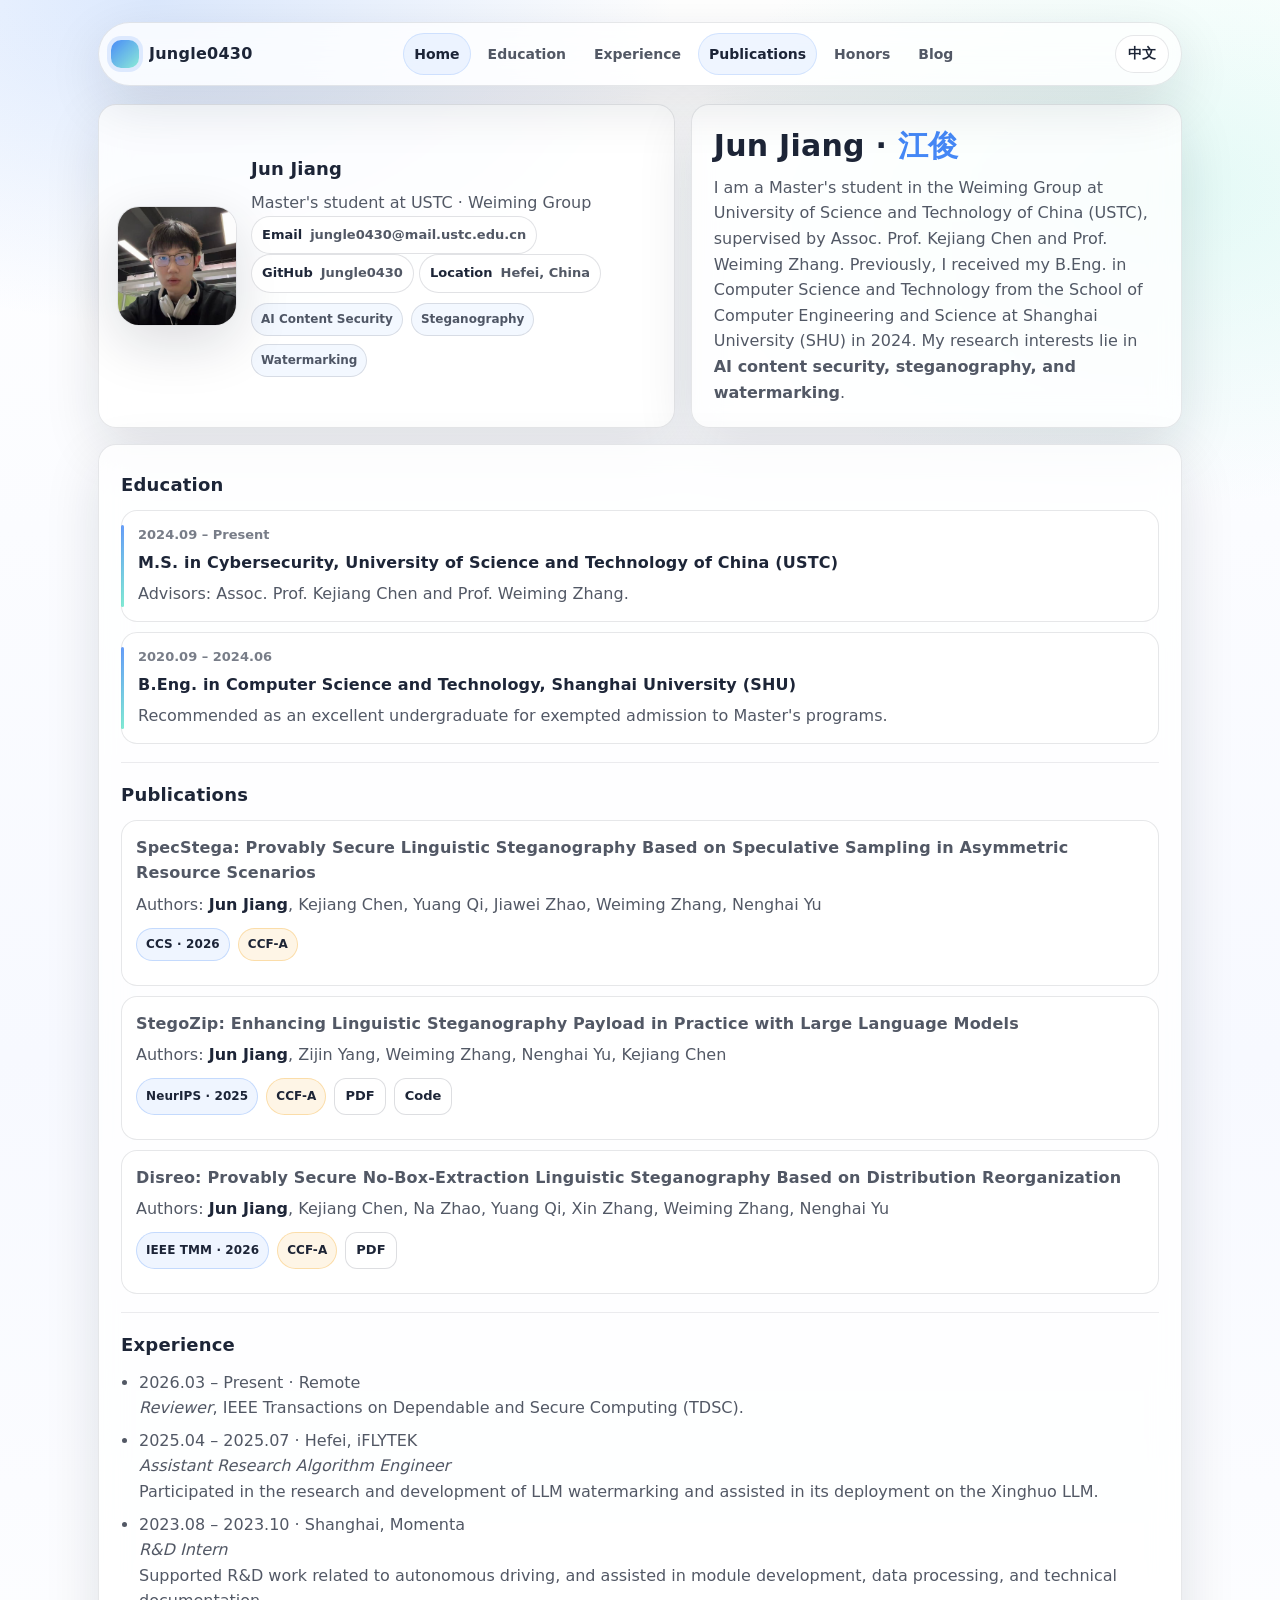
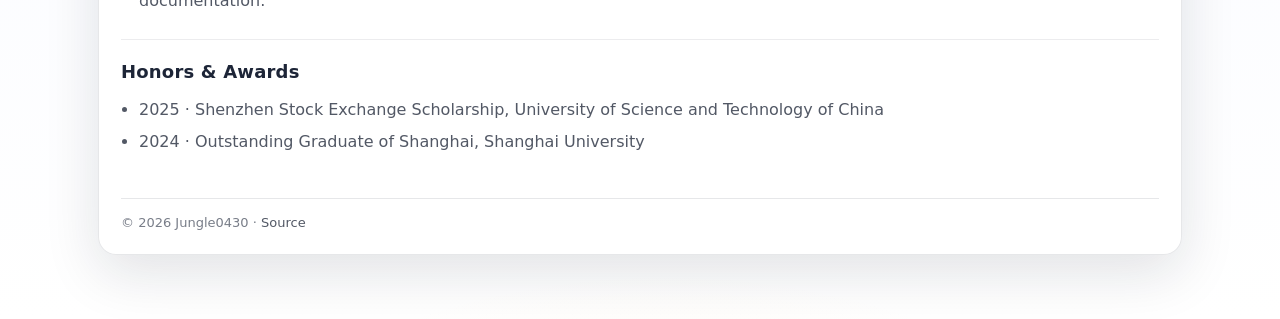
<file: index.html>
<!doctype html>
<html lang="en" data-redirect-when-preferred="zh.html">
  <head>
    <meta charset="utf-8" />
    <meta name="viewport" content="width=device-width, initial-scale=1" />
    <title>Jungle0430 · Homepage</title>
    <meta name="description" content="Personal homepage of Jungle0430 — bio, education, experience, publications, honors & awards." />

    <link rel="icon" href="assets/img/favicon.svg" type="image/svg+xml" />
    <link rel="stylesheet" href="assets/css/main.css" />
    <script defer src="assets/js/main.js"></script>
  </head>
  <body>
    <a class="skip-link" href="#main">Skip to content</a>

    <div class="wrap">
      <header class="header" role="banner">
        <div class="bar">
          <div class="brand" aria-label="Site brand">
            <span class="brand-mark" aria-hidden="true"></span>
            <span class="brand-title">Jungle0430</span>
          </div>

          <nav class="nav" data-hash-nav aria-label="Primary navigation">
            <a href="index.html" aria-current="page">Home</a>
            <a href="#education" data-hash-link>Education</a>
            <a href="#experience" data-hash-link>Experience</a>
            <a href="#publications" data-hash-link>Publications</a>
            <a href="#honors" data-hash-link>Honors</a>
            <a href="blog/index.html">Blog</a>
          </nav>

          <div class="actions">
            <button
              class="btn"
              type="button"
              data-lang-switch
              data-target-href="zh.html"
              data-preferred-lang="zh-CN"
              aria-label="Switch language to Chinese"
            >
              中文
            </button>
          </div>
        </div>
      </header>

      <div class="grid" role="presentation">
        <aside class="panel profile" aria-label="Profile card">
          <div class="avatar">
            <img src="assets/img/Jungle.jpg" alt="Profile photo of Jun Jiang (Jungle0430)" />
          </div>
          <div>
            <h2>Jun Jiang</h2>
            <p>Master's student at USTC · Weiming Group</p>
            <div class="meta-row" aria-label="Quick facts">
              <span class="pill"><strong>Email</strong> <a href="mailto:jungle0430@mail.ustc.edu.cn">jungle0430@mail.ustc.edu.cn</a></span>
              <span class="pill"
                ><strong>GitHub</strong>
                <a href="https://github.com/Jungle0430" target="_blank" rel="noreferrer">Jungle0430</a></span
              >
              <span class="pill"><strong>Location</strong> Hefei, China</span>
            </div>
            <div class="tags" aria-label="Research interests">
              <span class="tag">AI Content Security</span>
              <span class="tag">Steganography</span>
              <span class="tag">Watermarking</span>
            </div>
          </div>
        </aside>

        <section class="panel hero" aria-label="Hero">
          <h1>
            Jun Jiang · <span style="color: rgba(59,130,246,0.95)">江俊</span>
          </h1>
          <p>
            I am a Master's student in the Weiming Group at
            <a href="https://www.ustc.edu.cn/">University of Science and Technology of China (USTC)</a>,
            supervised by <a href="https://home.ustc.edu.cn/~chenkj/">Assoc. Prof. Kejiang Chen</a> and
            <a href="http://staff.ustc.edu.cn/~zhangwm/">Prof. Weiming Zhang</a>.
            Previously, I received my B.Eng. in Computer Science and Technology from the School of Computer Engineering and Science at
            <a href="https://www.shu.edu.cn/">Shanghai University (SHU)</a> in 2024.
            My research interests lie in <strong>AI content security, steganography, and watermarking</strong>.
          </p>
        </section>
      </div>

      <main id="main" class="panel main" role="main">
        <section id="education" class="section" aria-label="Education">
          <h2>Education</h2>
          <div class="timeline">
            <div class="t-item">
              <div class="kicker">2024.09 – Present</div>
              <div class="headline">M.S. in Cybersecurity, University of Science and Technology of China (USTC)</div>
              <div class="detail">Advisors: Assoc. Prof. Kejiang Chen and Prof. Weiming Zhang.</div>
            </div>
            <div class="t-item">
              <div class="kicker">2020.09 – 2024.06</div>
              <div class="headline">B.Eng. in Computer Science and Technology, Shanghai University (SHU)</div>
              <div class="detail">Recommended as an excellent undergraduate for exempted admission to Master's programs.</div>
            </div>
          </div>
        </section>

        <section id="publications" class="section" aria-label="Publications">
          <h2>Publications</h2>
          <div class="cards">
            <div class="card">
              <p class="title">SpecStega: Provably Secure Linguistic Steganography Based on Speculative Sampling in Asymmetric Resource Scenarios</p>
              <p class="sub">
                <span class="authors">Authors: <strong>Jun Jiang</strong>, Kejiang Chen, Yuang Qi, Jiawei Zhao, Weiming Zhang, Nenghai Yu</span>
                <div class="badges" aria-label="Venue badges">
                  <span class="badge venue">CCS · 2026</span>
                  <span class="badge ccf">CCF-A</span>
                <!-- </div>
                <div class="link-row" aria-label="Paper links"> -->
                  <!-- <a class="linkbox" href="https://neurips.cc/virtual/2025/loc/san-diego/poster/118735" target="_blank" rel="noreferrer">PDF</a>
                  <a class="linkbox" href="https://github.com/Jungle0430/StegoZip" target="_blank" rel="noreferrer">Code</a> -->
                </div>
              </p>
            </div>
            <div class="card">
              <p class="title">StegoZip: Enhancing Linguistic Steganography Payload in Practice with Large Language Models</p>
              <p class="sub">
                <span class="authors">Authors: <strong>Jun Jiang</strong>, Zijin Yang, Weiming Zhang, Nenghai Yu, Kejiang Chen</span>
                <div class="badges" aria-label="Venue badges">
                  <span class="badge venue">NeurIPS · 2025</span>
                  <span class="badge ccf">CCF-A</span>
                <!-- </div>
                <div class="link-row" aria-label="Paper links"> -->
                  <a class="linkbox" href="https://neurips.cc/virtual/2025/loc/san-diego/poster/118735" target="_blank" rel="noreferrer">PDF</a>
                  <a class="linkbox" href="https://github.com/Jungle0430/StegoZip" target="_blank" rel="noreferrer">Code</a>
                </div>
              </p>
            </div>
            <div class="card">
              <p class="title">Disreo: Provably Secure No-Box-Extraction Linguistic Steganography Based on Distribution Reorganization</p>
              <p class="sub">
                <span class="authors">Authors: <strong>Jun Jiang</strong>, Kejiang Chen, Na Zhao, Yuang Qi, Xin Zhang, Weiming Zhang, Nenghai Yu</span>
                <div class="badges" aria-label="Venue badges">
                  <span class="badge venue">IEEE TMM · 2026</span>
                  <span class="badge ccf">CCF-A</span>
                <!-- </div>
                <div class="link-row" aria-label="Paper links"> -->
                  <a class="linkbox" href="https://ieeexplore.ieee.org/document/11329500" target="_blank" rel="noreferrer">PDF</a>
                </div>
              </p>
            </div>
          </div>
        </section>

        <section id="experience" class="section" aria-label="Experience">
          <h2>Experience</h2>
          <ul class="list">
            <li>
              2026.03 – Present · Remote<br />
              <em>Reviewer</em>, IEEE Transactions on Dependable and Secure Computing (TDSC).
              <!-- <div class="badges" aria-label="Service badges">
                <span class="badge venue">IEEE TDSC</span>
                <span class="badge ccf">CCF-A</span>
                <span class="badge kind">Service</span>
              </div> -->
            </li>
            <li>
              2025.04 – 2025.07 · Hefei,
              <a href="https://www.iflytek.com/" target="_blank" rel="noreferrer">iFLYTEK</a>
              <br /><em>Assistant Research Algorithm Engineer</em>
              <br />Participated in the research and development of LLM watermarking and assisted in its deployment on the Xinghuo LLM.
            </li>
            <li>
              2023.08 – 2023.10 · Shanghai,
              <a href="https://www.momenta.cn/ch/" target="_blank" rel="noreferrer">Momenta</a>
              <br /><em>R&amp;D Intern</em>
              <br />Supported R&amp;D work related to autonomous driving, and assisted in module development, data processing, and technical documentation.
            </li>
          </ul>
        </section>

        <section id="honors" class="section" aria-label="Honors and awards">
          <h2>Honors &amp; Awards</h2>
          <ul class="list">
            <li>2025 · Shenzhen Stock Exchange Scholarship, University of Science and Technology of China</li>
            <li>2024 · Outstanding Graduate of Shanghai, Shanghai University</li>
          </ul>
        </section>

        <div class="footer" role="contentinfo">
          <div>
            © <span data-year></span> Jungle0430 ·
            <a href="https://github.com/Jungle0430/Jungle0430.github.io" target="_blank" rel="noreferrer">Source</a>
          </div>
        </div>
      </main>
    </div>
  </body>
</html>
</file>
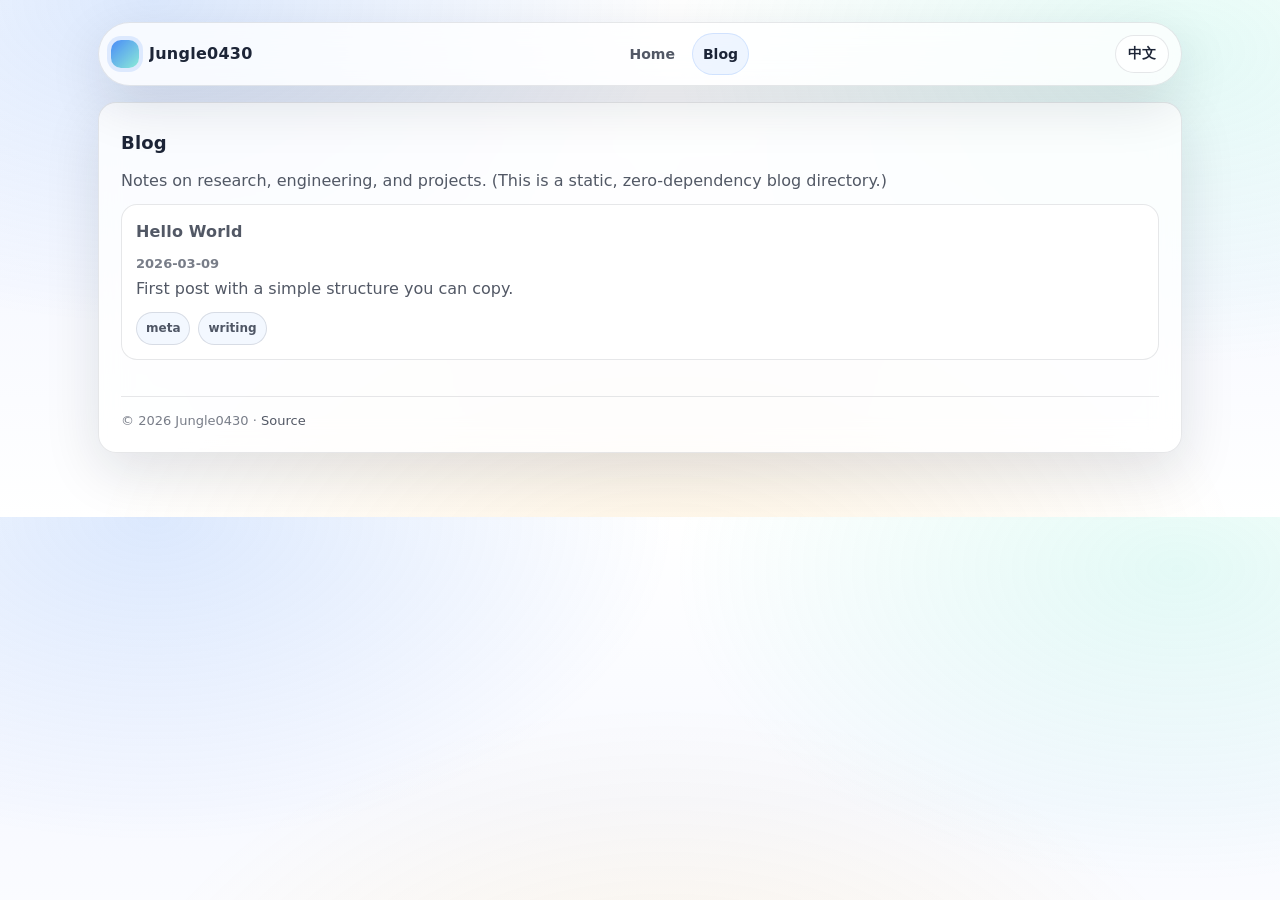
<file: blog/index.html>
<!doctype html>
<html lang="en" data-redirect-when-preferred="zh.html">
  <head>
    <meta charset="utf-8" />
    <meta name="viewport" content="width=device-width, initial-scale=1" />
    <title>Jungle0430 · Blog</title>
    <meta name="description" content="Blog directory for Jungle0430." />

    <link rel="icon" href="../assets/img/favicon.svg" type="image/svg+xml" />
    <link rel="stylesheet" href="../assets/css/main.css" />
    <script defer src="../assets/js/main.js"></script>
  </head>
  <body>
    <a class="skip-link" href="#main">Skip to content</a>

    <div class="wrap">
      <header class="header" role="banner">
        <div class="bar">
          <div class="brand" aria-label="Site brand">
            <span class="brand-mark" aria-hidden="true"></span>
            <span class="brand-title">Jungle0430</span>
          </div>

          <nav class="nav" aria-label="Primary navigation">
            <a href="../index.html">Home</a>
            <a href="index.html" aria-current="page">Blog</a>
          </nav>

          <div class="actions">
            <button
              class="btn"
              type="button"
              data-lang-switch
              data-target-href="zh.html"
              data-preferred-lang="zh-CN"
              aria-label="Switch language to Chinese"
            >
              中文
            </button>
          </div>
        </div>
      </header>

      <main id="main" class="panel main" role="main">
        <section class="section" aria-label="Blog directory">
          <h2>Blog</h2>
          <p>
            Notes on research, engineering, and projects. (This is a static, zero-dependency blog directory.)
          </p>

          <div class="cards" aria-label="Posts">
            <article class="card">
              <p class="title">
                <a href="posts/hello-world.html">Hello World</a>
              </p>
              <p class="sub">
                <span class="kicker">2026-03-09</span><br />
                First post with a simple structure you can copy.
              </p>
              <div class="tags" aria-label="Tags">
                <span class="tag">meta</span>
                <span class="tag">writing</span>
              </div>
            </article>
          </div>
        </section>

        <div class="footer" role="contentinfo">
          <div>
            © <span data-year></span> Jungle0430 ·
            <a href="https://github.com/Jungle0430/Jungle0430.github.io" target="_blank" rel="noreferrer">Source</a>
          </div>
        </div>
      </main>
    </div>
  </body>
</html>
</file>
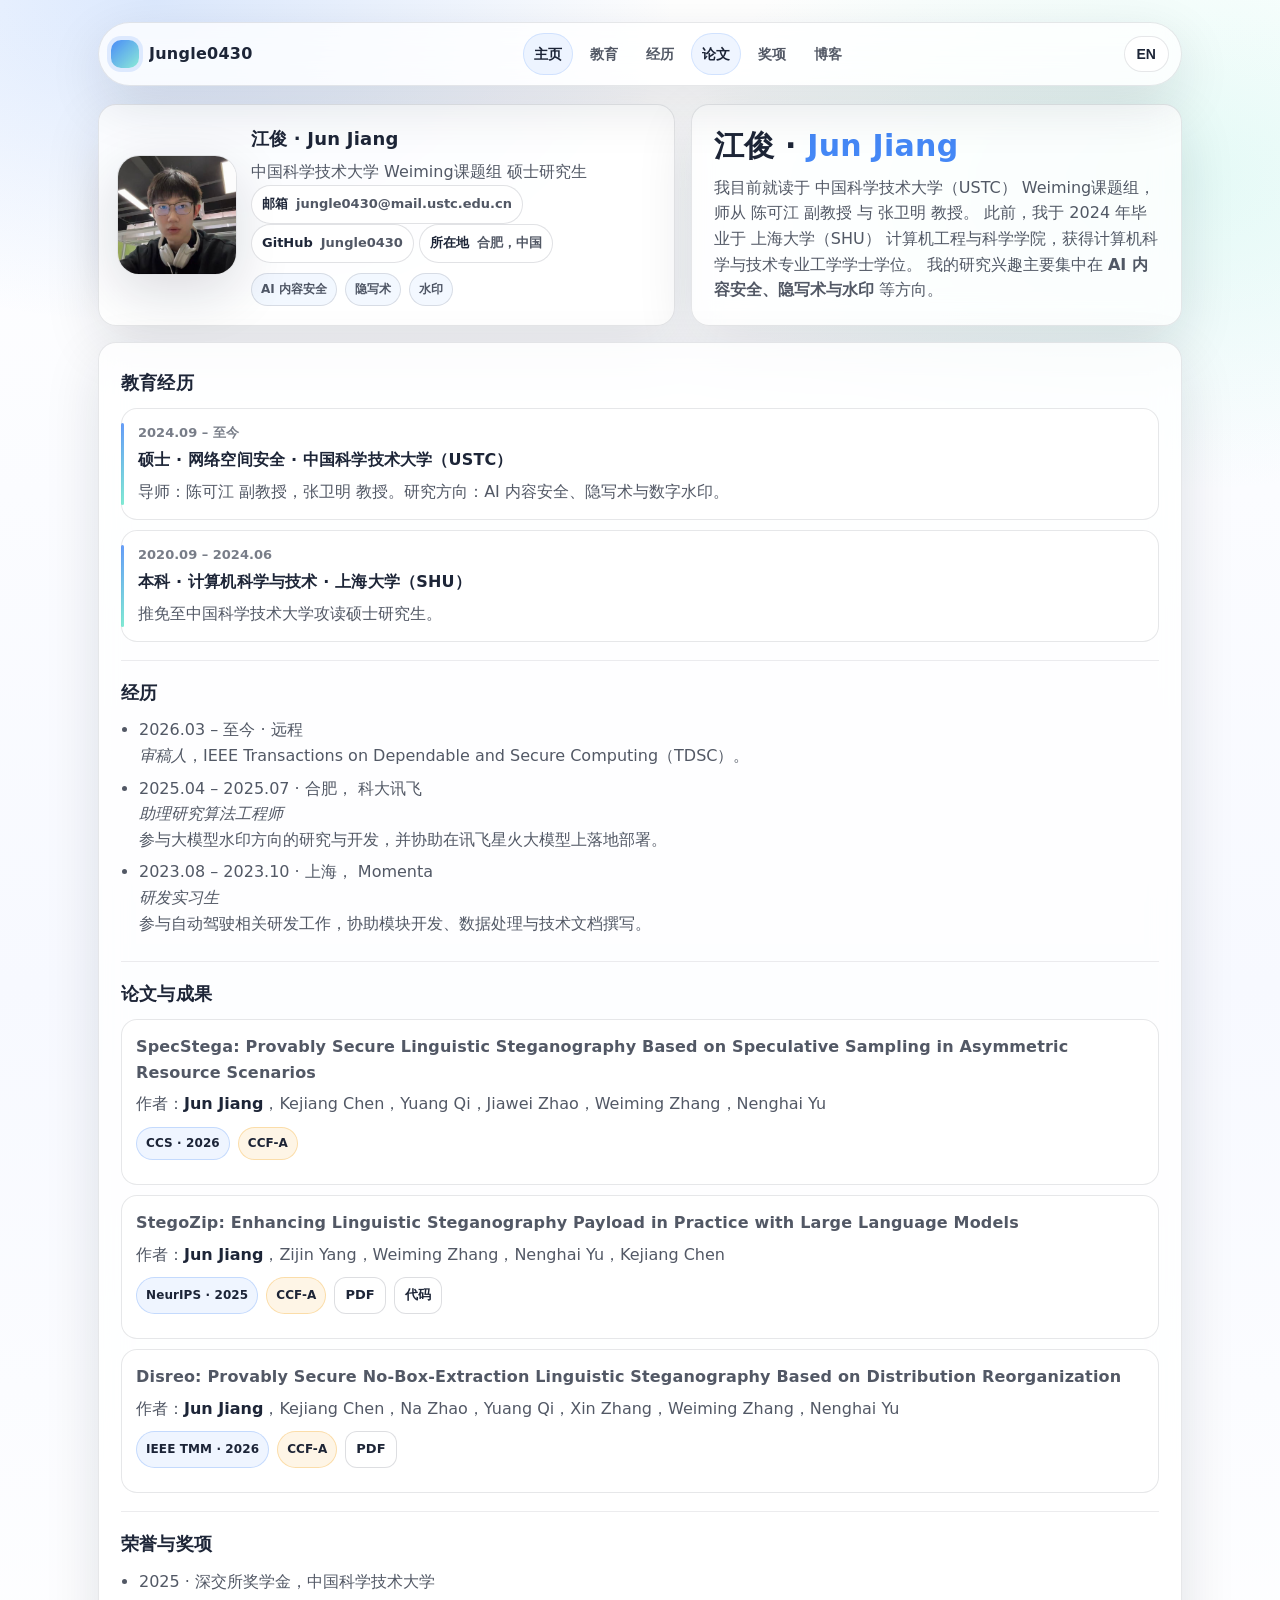
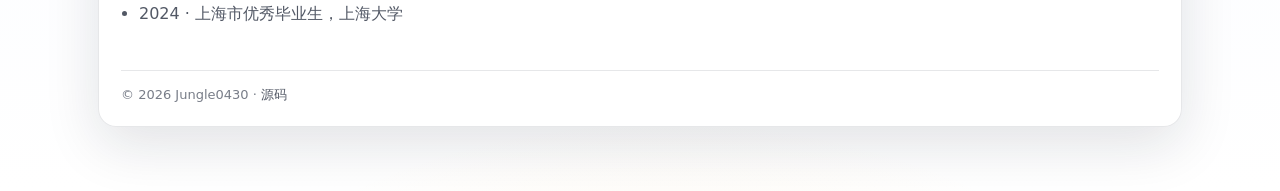
<file: zh.html>
<!doctype html>
<html lang="zh-CN" data-redirect-when-preferred="index.html">
  <head>
    <meta charset="utf-8" />
    <meta name="viewport" content="width=device-width, initial-scale=1" />
    <title>Jungle0430 · 个人主页</title>
    <meta name="description" content="Jungle0430 的个人主页：个人简介、教育经历、论文、荣誉与奖项。" />

    <link rel="icon" href="assets/img/favicon.svg" type="image/svg+xml" />
    <link rel="stylesheet" href="assets/css/main.css" />
    <script defer src="assets/js/main.js"></script>
  </head>
  <body>
    <a class="skip-link" href="#main">跳到正文</a>

    <div class="wrap">
      <header class="header" role="banner">
        <div class="bar">
          <div class="brand" aria-label="站点品牌">
            <span class="brand-mark" aria-hidden="true"></span>
            <span class="brand-title">Jungle0430</span>
          </div>

          <nav class="nav" data-hash-nav aria-label="主导航">
            <a href="zh.html" aria-current="page">主页</a>
            <a href="#education" data-hash-link>教育</a>
            <a href="#experience" data-hash-link>经历</a>
            <a href="#publications" data-hash-link>论文</a>
            <a href="#honors" data-hash-link>奖项</a>
            <a href="blog/zh.html">博客</a>
          </nav>

          <div class="actions">
            <button
              class="btn"
              type="button"
              data-lang-switch
              data-target-href="index.html"
              data-preferred-lang="en"
              aria-label="切换语言到英文"
            >
              EN
            </button>
          </div>
        </div>
      </header>

      <div class="grid" role="presentation">
        <aside class="panel profile" aria-label="个人卡片">
          <div class="avatar">
            <img src="assets/img/Jungle.jpg" alt="江俊（Jungle0430）的个人照片" />
          </div>
          <div>
            <h2>江俊 · Jun Jiang</h2>
            <p>中国科学技术大学 Weiming课题组 硕士研究生</p>
            <div class="meta-row" aria-label="快速信息">
              <span class="pill"><strong>邮箱</strong> <a href="mailto:jungle0430@mail.ustc.edu.cn">jungle0430@mail.ustc.edu.cn</a></span>
              <span class="pill"
                ><strong>GitHub</strong>
                <a href="https://github.com/Jungle0430" target="_blank" rel="noreferrer">Jungle0430</a></span
              >
              <span class="pill"><strong>所在地</strong> 合肥，中国</span>
            </div>
            <div class="tags" aria-label="研究方向">
              <span class="tag">AI 内容安全</span>
              <span class="tag">隐写术</span>
              <span class="tag">水印</span>
            </div>
          </div>
        </aside>

        <section class="panel hero" aria-label="顶部介绍">
          <h1>
            江俊 · <span style="color: rgba(59,130,246,0.95)">Jun Jiang</span>
          </h1>
          <p>
            我目前就读于
            <a href="https://www.ustc.edu.cn/">中国科学技术大学（USTC）</a>
            Weiming课题组，师从
            <a href="https://home.ustc.edu.cn/~chenkj/">陈可江 副教授</a>
            与
            <a href="http://staff.ustc.edu.cn/~zhangwm/">张卫明 教授</a>。
            此前，我于 2024 年毕业于
            <a href="https://www.shu.edu.cn/">上海大学（SHU）</a>
            计算机工程与科学学院，获得计算机科学与技术专业工学学士学位。
            我的研究兴趣主要集中在 <strong>AI 内容安全、隐写术与水印</strong> 等方向。
          </p>
        </section>
      </div>

      <main id="main" class="panel main" role="main">
        <section id="education" class="section" aria-label="教育经历">
          <h2>教育经历</h2>
          <div class="timeline">
            <div class="t-item">
              <div class="kicker">2024.09 – 至今</div>
              <div class="headline">硕士 · 网络空间安全 · 中国科学技术大学（USTC）</div>
              <div class="detail">导师：陈可江 副教授，张卫明 教授。研究方向：AI 内容安全、隐写术与数字水印。</div>
            </div>
            <div class="t-item">
              <div class="kicker">2020.09 – 2024.06</div>
              <div class="headline">本科 · 计算机科学与技术 · 上海大学（SHU）</div>
              <div class="detail">推免至中国科学技术大学攻读硕士研究生。</div>
            </div>
          </div>
        </section>

        <section id="experience" class="section" aria-label="实习与工作经历">
          <h2>经历</h2>
          <ul class="list">
            <li>
              2026.03 – 至今 · 远程<br />
              <em>审稿人</em>，IEEE Transactions on Dependable and Secure Computing（TDSC）。
              <!-- <div class="badges" aria-label="服务标签">
                <span class="badge venue">IEEE TDSC</span>
                <span class="badge ccf">CCF-A</span>
                <span class="badge kind">服务</span>
              </div> -->
            </li>
            <li>
              2025.04 – 2025.07 · 合肥，
              <a href="https://www.iflytek.com/" target="_blank" rel="noreferrer">科大讯飞</a>
              <br /><em>助理研究算法工程师</em>
              <br />参与大模型水印方向的研究与开发，并协助在讯飞星火大模型上落地部署。
            </li>
            <li>
              2023.08 – 2023.10 · 上海，
              <a href="https://www.momenta.cn/ch/" target="_blank" rel="noreferrer">Momenta</a>
              <br /><em>研发实习生</em>
              <br />参与自动驾驶相关研发工作，协助模块开发、数据处理与技术文档撰写。
            </li>
          </ul>
        </section>

        <section id="publications" class="section" aria-label="论文与成果">
          <h2>论文与成果</h2>
          <div class="cards">
                        <div class="card">
              <p class="title">SpecStega: Provably Secure Linguistic Steganography Based on Speculative Sampling in Asymmetric Resource Scenarios</p>
              <p class="sub">
                <span class="authors">作者：<strong>Jun Jiang</strong>，Kejiang Chen，Yuang Qi，Jiawei Zhao，Weiming Zhang，Nenghai Yu</span>
                <div class="badges" aria-label="会议与等级">
                  <span class="badge venue">CCS · 2026</span>
                  <span class="badge ccf">CCF-A</span>
                <!-- </div>
                <div class="link-row" aria-label="Paper links"> -->
                  <!-- <a class="linkbox" href="https://neurips.cc/virtual/2025/loc/san-diego/poster/118735" target="_blank" rel="noreferrer">PDF</a>
                  <a class="linkbox" href="https://github.com/Jungle0430/StegoZip" target="_blank" rel="noreferrer">Code</a> -->
                </div>
              </p>
            </div>
            <div class="card">
              <p class="title">StegoZip: Enhancing Linguistic Steganography Payload in Practice with Large Language Models</p>
              <p class="sub">
                <span class="authors">作者：<strong>Jun Jiang</strong>，Zijin Yang，Weiming Zhang，Nenghai Yu，Kejiang Chen</span>
                <div class="badges" aria-label="会议与等级">
                  <span class="badge venue">NeurIPS · 2025</span>
                  <span class="badge ccf">CCF-A</span>
                <!-- </div>
                <div class="link-row" aria-label="论文链接"> -->
                  <a class="linkbox" href="https://neurips.cc/virtual/2025/loc/san-diego/poster/118735" target="_blank" rel="noreferrer">PDF</a>
                  <a class="linkbox" href="https://github.com/Jungle0430/StegoZip" target="_blank" rel="noreferrer">代码</a>
                </div>
              </p>
            </div>
            <div class="card">
              <p class="title">Disreo: Provably Secure No-Box-Extraction Linguistic Steganography Based on Distribution Reorganization</p>
              <p class="sub">
                <span class="authors">作者：<strong>Jun Jiang</strong>，Kejiang Chen，Na Zhao，Yuang Qi，Xin Zhang，Weiming Zhang，Nenghai Yu</span>
                <div class="badges" aria-label="期刊与等级">
                  <span class="badge venue">IEEE TMM · 2026</span>
                  <span class="badge ccf">CCF-A</span>
                <!-- </div>
                <div class="link-row" aria-label="论文链接"> -->
                  <a class="linkbox" href="https://ieeexplore.ieee.org/document/11329500" target="_blank" rel="noreferrer">PDF</a>
                </div>
              </p>
            </div>
          </div>
        </section>

        <section id="honors" class="section" aria-label="荣誉与奖项">
          <h2>荣誉与奖项</h2>
          <ul class="list">
            <li>2025 · 深交所奖学金，中国科学技术大学</li>
            <li>2024 · 上海市优秀毕业生，上海大学</li>
          </ul>
        </section>

        <div class="footer" role="contentinfo">
          <div>
            © <span data-year></span> Jungle0430 ·
            <a href="https://github.com/Jungle0430/Jungle0430.github.io" target="_blank" rel="noreferrer">源码</a>
          </div>
        </div>
      </main>
    </div>
  </body>
</html>
</file>
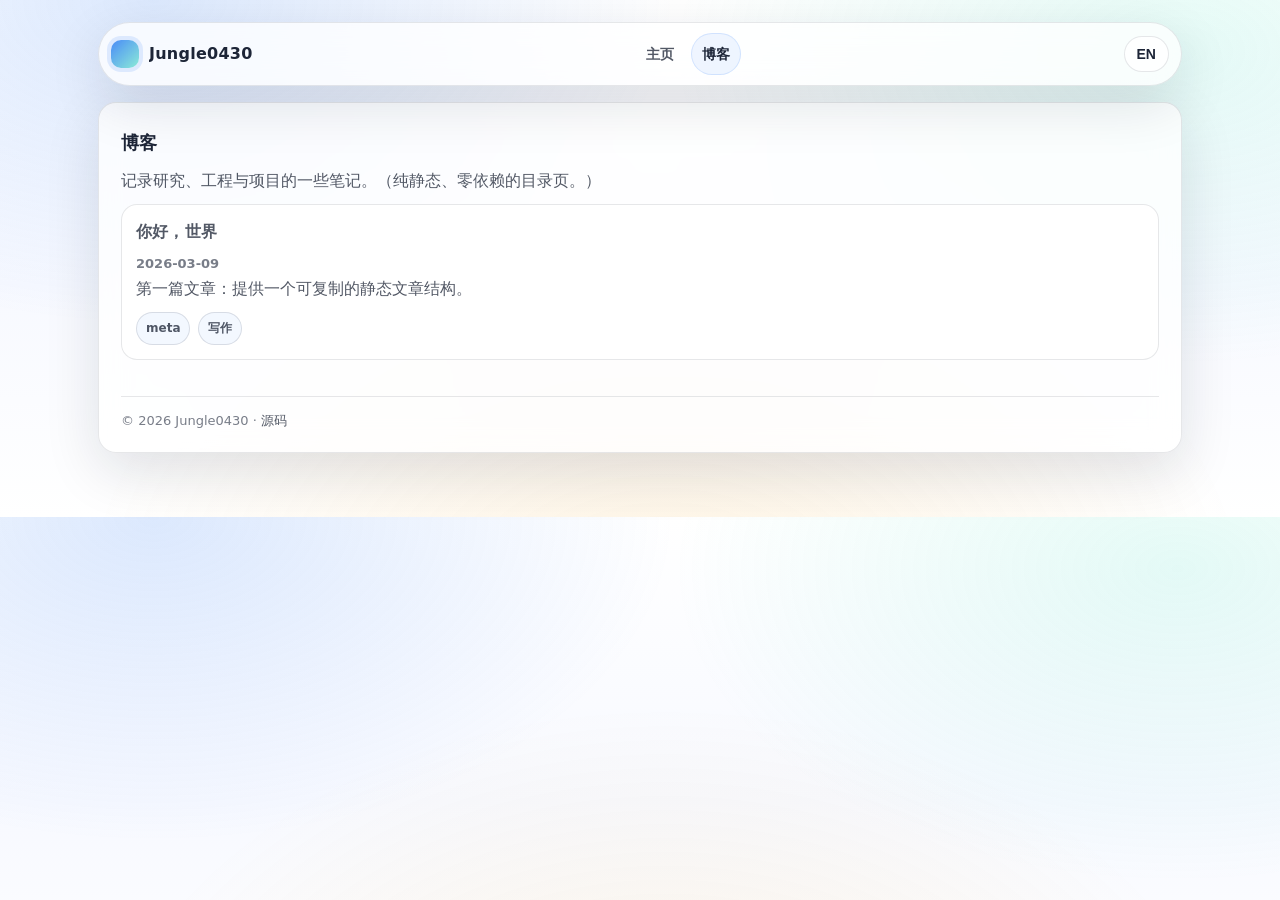
<file: blog/zh.html>
<!doctype html>
<html lang="zh-CN" data-redirect-when-preferred="index.html">
  <head>
    <meta charset="utf-8" />
    <meta name="viewport" content="width=device-width, initial-scale=1" />
    <title>Jungle0430 · 博客</title>
    <meta name="description" content="Jungle0430 的博客目录。" />

    <link rel="icon" href="../assets/img/favicon.svg" type="image/svg+xml" />
    <link rel="stylesheet" href="../assets/css/main.css" />
    <script defer src="../assets/js/main.js"></script>
  </head>
  <body>
    <a class="skip-link" href="#main">跳到正文</a>

    <div class="wrap">
      <header class="header" role="banner">
        <div class="bar">
          <div class="brand" aria-label="站点品牌">
            <span class="brand-mark" aria-hidden="true"></span>
            <span class="brand-title">Jungle0430</span>
          </div>

          <nav class="nav" aria-label="主导航">
            <a href="../zh.html">主页</a>
            <a href="zh.html" aria-current="page">博客</a>
          </nav>

          <div class="actions">
            <button
              class="btn"
              type="button"
              data-lang-switch
              data-target-href="index.html"
              data-preferred-lang="en"
              aria-label="切换语言到英文"
            >
              EN
            </button>
          </div>
        </div>
      </header>

      <main id="main" class="panel main" role="main">
        <section class="section" aria-label="博客目录">
          <h2>博客</h2>
          <p>记录研究、工程与项目的一些笔记。（纯静态、零依赖的目录页。）</p>

          <div class="cards" aria-label="文章列表">
            <article class="card">
              <p class="title">
                <a href="posts/nihao.html">你好，世界</a>
              </p>
              <p class="sub">
                <span class="kicker">2026-03-09</span><br />
                第一篇文章：提供一个可复制的静态文章结构。
              </p>
              <div class="tags" aria-label="标签">
                <span class="tag">meta</span>
                <span class="tag">写作</span>
              </div>
            </article>
          </div>
        </section>

        <div class="footer" role="contentinfo">
          <div>
            © <span data-year></span> Jungle0430 ·
            <a href="https://github.com/Jungle0430/Jungle0430.github.io" target="_blank" rel="noreferrer">源码</a>
          </div>
        </div>
      </main>
    </div>
  </body>
</html>
</file>
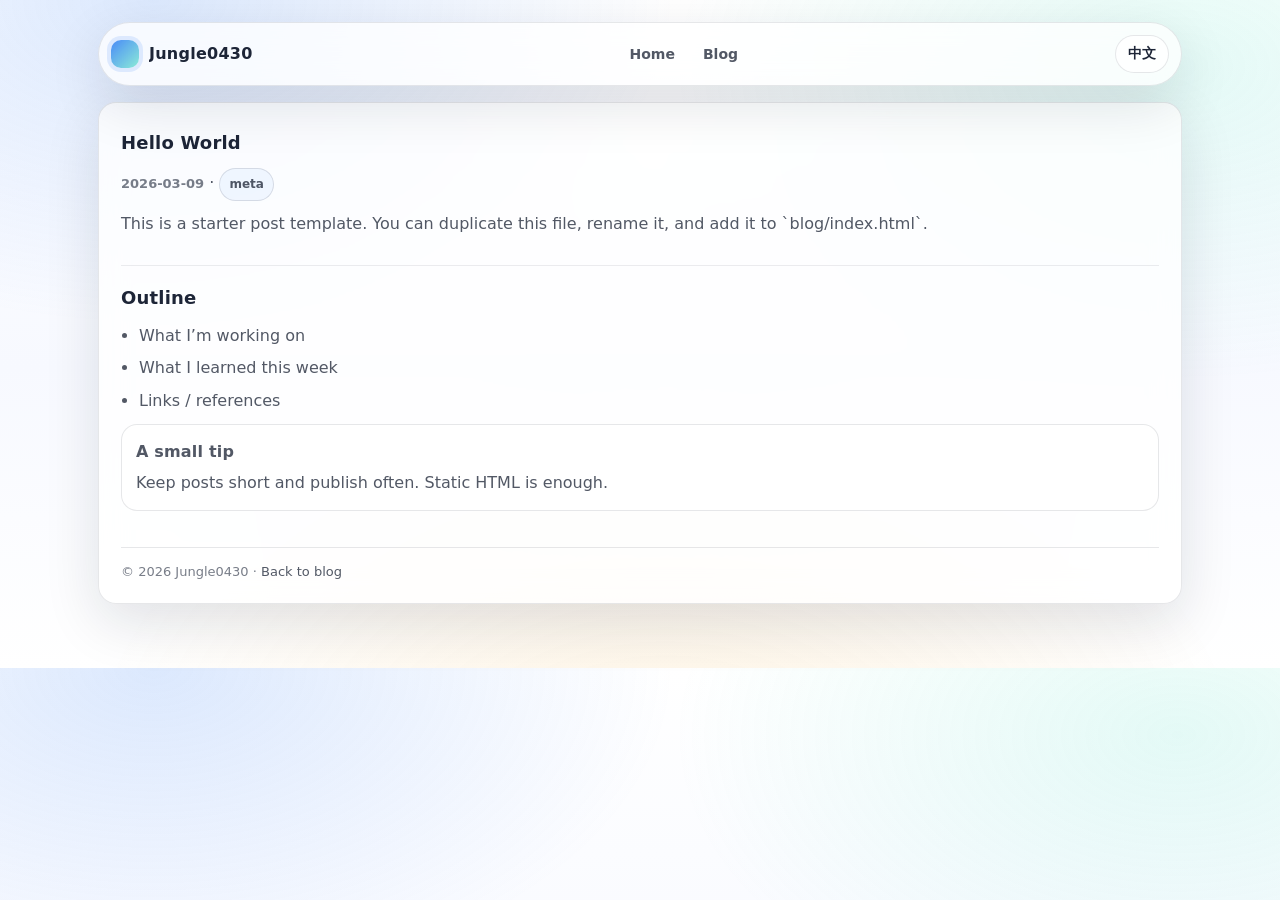
<file: blog/posts/hello-world.html>
<!doctype html>
<html lang="en" data-redirect-when-preferred="../posts/nihao.html">
  <head>
    <meta charset="utf-8" />
    <meta name="viewport" content="width=device-width, initial-scale=1" />
    <title>Hello World · Jungle0430</title>
    <meta name="description" content="First blog post." />

    <link rel="icon" href="../../assets/img/favicon.svg" type="image/svg+xml" />
    <link rel="stylesheet" href="../../assets/css/main.css" />
    <script defer src="../../assets/js/main.js"></script>
  </head>
  <body>
    <a class="skip-link" href="#main">Skip to content</a>

    <div class="wrap">
      <header class="header" role="banner">
        <div class="bar">
          <div class="brand">
            <span class="brand-mark" aria-hidden="true"></span>
            <span class="brand-title">Jungle0430</span>
          </div>

          <nav class="nav" aria-label="Primary navigation">
            <a href="../../index.html">Home</a>
            <a href="../index.html">Blog</a>
          </nav>

          <div class="actions">
            <button
              class="btn"
              type="button"
              data-lang-switch
              data-target-href="nihao.html"
              data-preferred-lang="zh-CN"
              aria-label="Switch language to Chinese"
            >
              中文
            </button>
          </div>
        </div>
      </header>

      <main id="main" class="panel main" role="main">
        <section class="section" aria-label="Post header">
          <h2>Hello World</h2>
          <p><span class="kicker">2026-03-09</span> · <span class="tag">meta</span></p>
          <p>
            This is a starter post template. You can duplicate this file, rename it, and add it to
            `blog/index.html`.
          </p>
        </section>

        <section class="section" aria-label="Post content">
          <h2>Outline</h2>
          <ul class="list">
            <li>What I’m working on</li>
            <li>What I learned this week</li>
            <li>Links / references</li>
          </ul>

          <div class="cards">
            <div class="card">
              <p class="title">A small tip</p>
              <p class="sub">Keep posts short and publish often. Static HTML is enough.</p>
            </div>
          </div>
        </section>

        <div class="footer" role="contentinfo">
          <div>
            © <span data-year></span> Jungle0430 ·
            <a href="../index.html">Back to blog</a>
          </div>
        </div>
      </main>
    </div>
  </body>
</html>
</file>
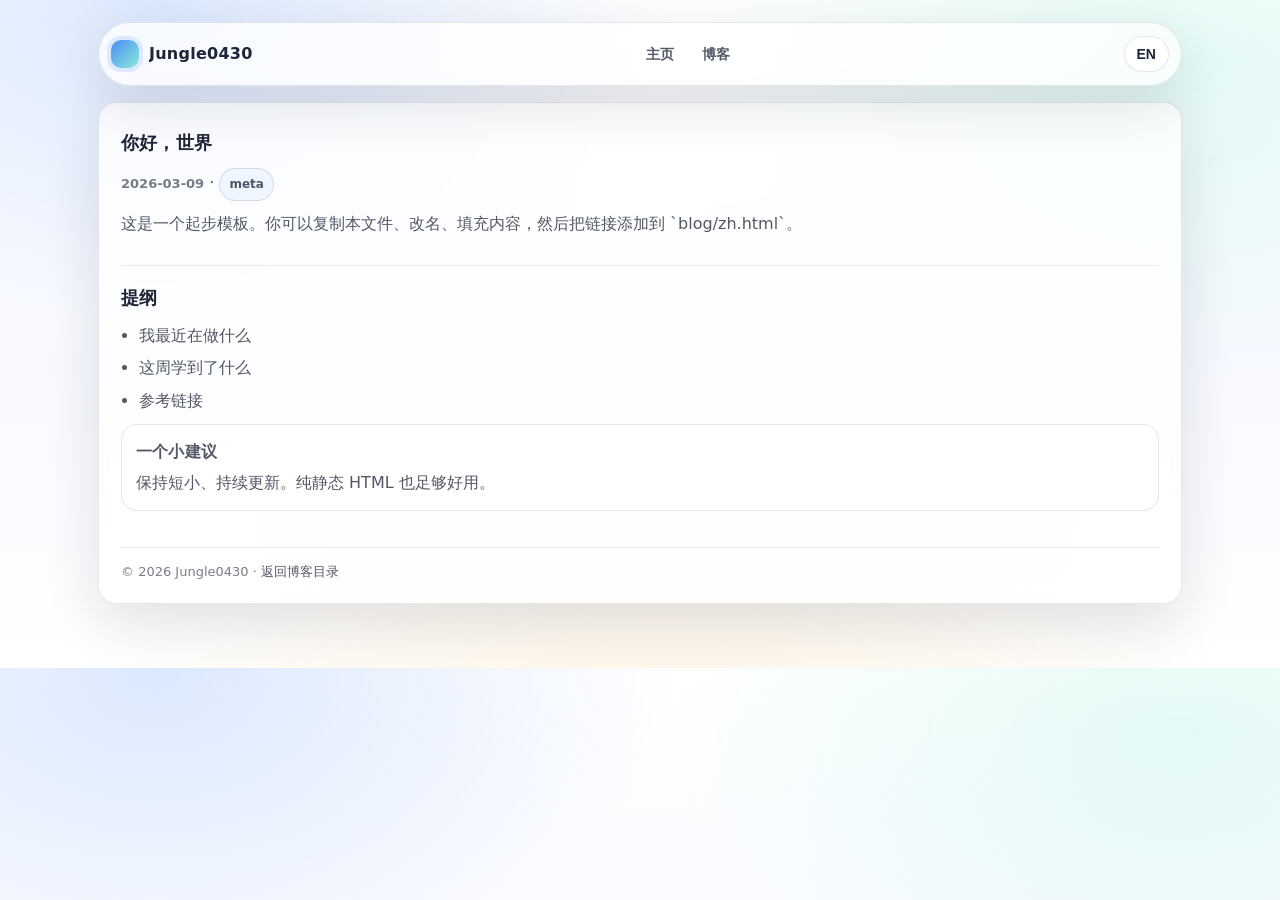
<file: blog/posts/nihao.html>
<!doctype html>
<html lang="zh-CN" data-redirect-when-preferred="../posts/hello-world.html">
  <head>
    <meta charset="utf-8" />
    <meta name="viewport" content="width=device-width, initial-scale=1" />
    <title>你好，世界 · Jungle0430</title>
    <meta name="description" content="第一篇博客文章。" />

    <link rel="icon" href="../../assets/img/favicon.svg" type="image/svg+xml" />
    <link rel="stylesheet" href="../../assets/css/main.css" />
    <script defer src="../../assets/js/main.js"></script>
  </head>
  <body>
    <a class="skip-link" href="#main">跳到正文</a>

    <div class="wrap">
      <header class="header" role="banner">
        <div class="bar">
          <div class="brand">
            <span class="brand-mark" aria-hidden="true"></span>
            <span class="brand-title">Jungle0430</span>
          </div>

          <nav class="nav" aria-label="主导航">
            <a href="../../zh.html">主页</a>
            <a href="../zh.html">博客</a>
          </nav>

          <div class="actions">
            <button
              class="btn"
              type="button"
              data-lang-switch
              data-target-href="hello-world.html"
              data-preferred-lang="en"
              aria-label="切换语言到英文"
            >
              EN
            </button>
          </div>
        </div>
      </header>

      <main id="main" class="panel main" role="main">
        <section class="section" aria-label="文章信息">
          <h2>你好，世界</h2>
          <p><span class="kicker">2026-03-09</span> · <span class="tag">meta</span></p>
          <p>
            这是一个起步模板。你可以复制本文件、改名、填充内容，然后把链接添加到 `blog/zh.html`。
          </p>
        </section>

        <section class="section" aria-label="正文">
          <h2>提纲</h2>
          <ul class="list">
            <li>我最近在做什么</li>
            <li>这周学到了什么</li>
            <li>参考链接</li>
          </ul>

          <div class="cards">
            <div class="card">
              <p class="title">一个小建议</p>
              <p class="sub">保持短小、持续更新。纯静态 HTML 也足够好用。</p>
            </div>
          </div>
        </section>

        <div class="footer" role="contentinfo">
          <div>
            © <span data-year></span> Jungle0430 ·
            <a href="../zh.html">返回博客目录</a>
          </div>
        </div>
      </main>
    </div>
  </body>
</html>
</file>
<file: assets/css/main.css>
:root {
  --bg: #f7f9ff;
  --panel: rgba(255, 255, 255, 0.78);
  --panel-2: rgba(255, 255, 255, 0.92);
  --stroke: rgba(15, 23, 42, 0.10);
  --text: rgba(15, 23, 42, 0.94);
  --muted: rgba(15, 23, 42, 0.72);
  --muted-2: rgba(15, 23, 42, 0.56);
  --accent: #3b82f6;
  --accent-2: #5de4c7;
  --warm: #f59e0b;
  --shadow: 0 18px 55px rgba(15, 23, 42, 0.12);
  --radius: 18px;
  --max: 1120px;
}

*,
*::before,
*::after {
  box-sizing: border-box;
}

html {
  scroll-behavior: smooth;
}

body {
  margin: 0;
  color: var(--text);
  background:
    radial-gradient(900px 560px at 12% 0%, rgba(59, 130, 246, 0.18), transparent 58%),
    radial-gradient(900px 560px at 92% 10%, rgba(93, 228, 199, 0.16), transparent 56%),
    radial-gradient(980px 720px at 52% 120%, rgba(245, 158, 11, 0.12), transparent 60%),
    linear-gradient(180deg, #ffffff 0%, var(--bg) 55%, #ffffff 100%);
  font-family: ui-sans-serif, system-ui, -apple-system, Segoe UI, Roboto, Helvetica, Arial,
    "Apple Color Emoji", "Segoe UI Emoji";
  line-height: 1.6;
}

a {
  color: inherit;
  text-decoration: none;
}

a:hover {
  text-decoration: underline;
  text-underline-offset: 4px;
}

.skip-link {
  position: absolute;
  left: 12px;
  top: 12px;
  padding: 10px 12px;
  border-radius: 999px;
  background: rgba(255, 255, 255, 0.9);
  border: 1px solid var(--stroke);
  transform: translateY(-220%);
  transition: transform 160ms ease;
  z-index: 50;
}

.skip-link:focus {
  transform: translateY(0);
}

.wrap {
  max-width: var(--max);
  margin: 0 auto;
  padding: 22px 18px 64px;
}

.header {
  position: sticky;
  top: 14px;
  z-index: 20;
}

.bar {
  display: flex;
  align-items: center;
  justify-content: space-between;
  gap: 12px;
  padding: 10px 12px;
  border-radius: 999px;
  border: 1px solid var(--stroke);
  background: rgba(255, 255, 255, 0.75);
  backdrop-filter: blur(14px);
  box-shadow: var(--shadow);
}

.brand {
  display: flex;
  align-items: center;
  gap: 10px;
  min-width: 0;
}

.brand-mark {
  width: 28px;
  height: 28px;
  border-radius: 10px;
  background: linear-gradient(135deg, rgba(59, 130, 246, 0.92), rgba(93, 228, 199, 0.7));
  box-shadow: 0 0 0 4px rgba(59, 130, 246, 0.14);
}

.brand-title {
  font-weight: 850;
  letter-spacing: 0.25px;
  white-space: nowrap;
  overflow: hidden;
  text-overflow: ellipsis;
}

.nav {
  display: flex;
  align-items: center;
  gap: 6px;
  flex-wrap: wrap;
  justify-content: center;
}

.nav a {
  padding: 9px 10px;
  border-radius: 999px;
  border: 1px solid transparent;
  color: var(--muted);
  font-weight: 750;
  font-size: 14px;
}

.nav a:hover,
.nav a[aria-current="page"],
.nav a[aria-current="true"] {
  text-decoration: none;
  color: var(--text);
  background: rgba(59, 130, 246, 0.08);
  border-color: rgba(59, 130, 246, 0.16);
}

.actions {
  display: flex;
  align-items: center;
  gap: 10px;
  flex-wrap: wrap;
  justify-content: flex-end;
}

.btn {
  display: inline-flex;
  align-items: center;
  gap: 8px;
  padding: 9px 12px;
  border-radius: 999px;
  border: 1px solid var(--stroke);
  background: rgba(255, 255, 255, 0.8);
  color: var(--text);
  cursor: pointer;
  font-weight: 750;
  font-size: 14px;
  transition: transform 140ms ease, background 140ms ease, border-color 140ms ease;
}

.btn:hover {
  background: rgba(255, 255, 255, 0.95);
  border-color: rgba(15, 23, 42, 0.18);
  transform: translateY(-1px);
  text-decoration: none;
}

.btn.primary {
  background: linear-gradient(135deg, rgba(59, 130, 246, 0.18), rgba(93, 228, 199, 0.18));
  border-color: rgba(59, 130, 246, 0.28);
}

.grid {
  display: grid;
  grid-template-columns: 1.08fr 0.92fr;
  gap: 16px;
  margin-top: 18px;
}

.panel {
  border: 1px solid var(--stroke);
  border-radius: var(--radius);
  background: var(--panel);
  backdrop-filter: blur(14px);
  box-shadow: var(--shadow);
}

.hero {
  padding: 22px 22px;
}

.hero h1 {
  margin: 0;
  font-size: 30px;
  letter-spacing: 0.25px;
  line-height: 1.25;
}

.hero p {
  margin: 10px 0 0;
  color: var(--muted);
}

.hero .meta-row {
  display: flex;
  flex-wrap: wrap;
  gap: 10px;
  margin-top: 14px;
}

.pill {
  display: inline-flex;
  align-items: center;
  gap: 8px;
  padding: 8px 10px;
  border-radius: 999px;
  border: 1px solid rgba(15, 23, 42, 0.12);
  background: rgba(255, 255, 255, 0.85);
  color: var(--muted);
  font-weight: 700;
  font-size: 13px;
}

.pill strong {
  color: var(--text);
}

.profile {
  padding: 18px;
  display: grid;
  grid-template-columns: 120px 1fr;
  gap: 14px;
  align-items: center;
}

.avatar {
  width: 120px;
  height: 120px;
  border-radius: 22px;
  overflow: hidden;
  border: 1px solid rgba(15, 23, 42, 0.12);
  box-shadow: 0 18px 55px rgba(15, 23, 42, 0.14);
  background: rgba(255, 255, 255, 0.7);
}

.avatar img {
  width: 100%;
  height: 100%;
  object-fit: cover;
  display: block;
}

.profile h2 {
  margin: 0;
  font-size: 18px;
  letter-spacing: 0.2px;
}

.profile p {
  margin: 6px 0 0;
  color: var(--muted);
}

.links {
  display: flex;
  flex-wrap: wrap;
  gap: 10px;
  margin-top: 10px;
  color: var(--muted);
  font-size: 14px;
}

.links a {
  color: var(--text);
}

.main {
  margin-top: 16px;
  padding: 20px 22px;
}

.section {
  padding: 18px 0;
  border-top: 1px solid rgba(15, 23, 42, 0.08);
}

.section:first-child {
  border-top: none;
  padding-top: 6px;
}

.section h2 {
  margin: 0 0 10px;
  font-size: 18px;
  letter-spacing: 0.2px;
}

.section p {
  margin: 0 0 10px;
  color: var(--muted);
}

.section p strong {
  color: var(--text);
}

.timeline {
  margin-top: 10px;
  display: grid;
  gap: 10px;
}

.t-item {
  position: relative;
  padding: 14px 14px 14px 16px;
  border: 1px solid rgba(15, 23, 42, 0.10);
  border-radius: 16px;
  background: rgba(255, 255, 255, 0.86);
}

.t-item::before {
  content: "";
  position: absolute;
  left: -1px;
  top: 14px;
  bottom: 14px;
  width: 3px;
  border-radius: 999px;
  background: linear-gradient(180deg, rgba(59, 130, 246, 0.78), rgba(93, 228, 199, 0.78));
}

.kicker {
  color: var(--muted-2);
  font-weight: 800;
  font-size: 13px;
}

.headline {
  margin: 4px 0 0;
  font-weight: 900;
  letter-spacing: 0.18px;
}

.detail {
  margin: 6px 0 0;
  color: var(--muted);
}

.cards {
  display: grid;
  grid-template-columns: 1fr;
  gap: 10px;
  margin-top: 10px;
}

.card {
  border: 1px solid rgba(15, 23, 42, 0.10);
  border-radius: 16px;
  padding: 14px 14px;
  background: rgba(255, 255, 255, 0.86);
}

.card .title {
  margin: 0;
  font-weight: 900;
  letter-spacing: 0.18px;
}

.card .sub {
  margin: 6px 0 0;
  color: var(--muted);
}

.badges {
  display: flex;
  flex-wrap: wrap;
  gap: 8px;
  margin-top: 10px;
}

.badge {
  display: inline-flex;
  align-items: center;
  gap: 8px;
  padding: 6px 9px;
  border-radius: 999px;
  border: 1px solid rgba(15, 23, 42, 0.12);
  font-weight: 850;
  font-size: 12px;
  letter-spacing: 0.1px;
  color: var(--text);
  background: rgba(255, 255, 255, 0.86);
}

.badge.venue {
  border-color: rgba(59, 130, 246, 0.24);
  background: rgba(59, 130, 246, 0.08);
}

.badge.ccf {
  border-color: rgba(245, 158, 11, 0.28);
  background: rgba(245, 158, 11, 0.10);
}

.badge.kind {
  border-color: rgba(93, 228, 199, 0.30);
  background: rgba(93, 228, 199, 0.12);
}

.link-row {
  display: flex;
  flex-wrap: wrap;
  gap: 10px;
  margin-top: 10px;
}

a.linkbox {
  display: inline-flex;
  align-items: center;
  gap: 8px;
  padding: 7px 10px;
  border-radius: 12px;
  border: 1px solid rgba(15, 23, 42, 0.14);
  background: rgba(255, 255, 255, 0.88);
  color: var(--text);
  font-weight: 800;
  font-size: 13px;
  text-decoration: none;
  transition: transform 140ms ease, background 140ms ease, border-color 140ms ease;
}

a.linkbox:hover {
  text-decoration: none;
  transform: translateY(-1px);
  border-color: rgba(59, 130, 246, 0.26);
  background: rgba(59, 130, 246, 0.06);
}

.authors {
  display: block;
}

.tags {
  display: flex;
  flex-wrap: wrap;
  gap: 8px;
  margin-top: 10px;
}

.tag {
  display: inline-flex;
  padding: 6px 9px;
  border-radius: 999px;
  border: 1px solid rgba(15, 23, 42, 0.12);
  color: var(--muted);
  font-weight: 750;
  font-size: 12px;
  background: rgba(59, 130, 246, 0.06);
}

.list {
  margin: 10px 0 0;
  padding-left: 18px;
  color: var(--muted);
}

.list li {
  margin: 7px 0;
}

.footer {
  margin-top: 18px;
  padding-top: 14px;
  border-top: 1px solid rgba(15, 23, 42, 0.10);
  color: var(--muted-2);
  font-size: 13px;
}

.footer a {
  color: var(--muted);
}

@media (max-width: 980px) {
  .grid {
    grid-template-columns: 1fr;
  }
  .profile {
    grid-template-columns: 1fr;
  }
  .avatar {
    width: 96px;
    height: 96px;
  }
  .header {
    top: 8px;
  }
}

@media (prefers-reduced-motion: reduce) {
  html {
    scroll-behavior: auto;
  }
  .btn {
    transition: none;
  }
}
</file>
